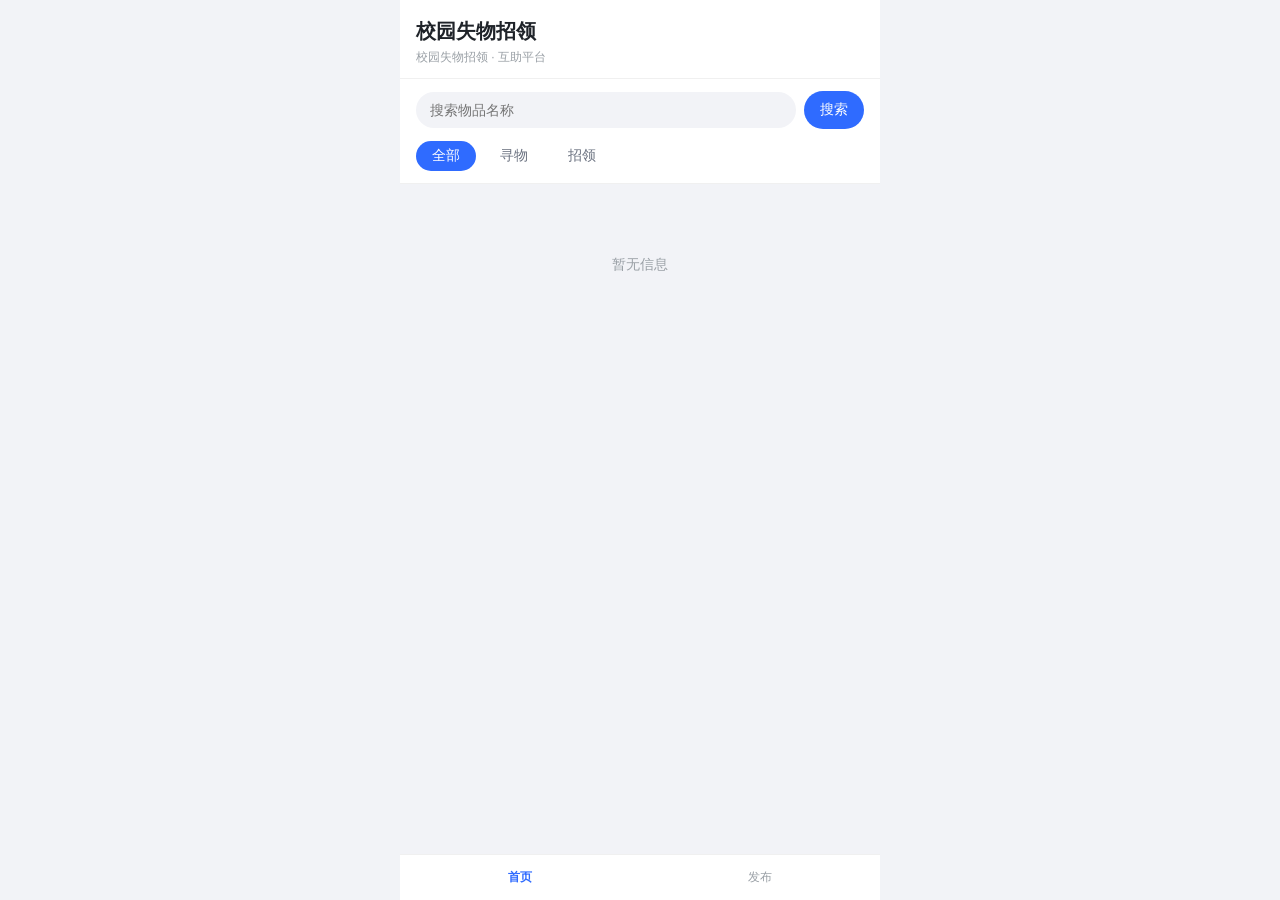
<file: index.html>
<!DOCTYPE html>
<html lang="zh-CN">
<head>
  <meta charset="UTF-8">
  <meta name="viewport" content="width=device-width, initial-scale=1.0">
  <title>校园失物招领 - 首页</title>
  <link rel="stylesheet" href="css/style.css">
</head>
<body>

  <!-- 顶部标题 -->
  <header class="header">
    <h1>校园失物招领</h1>
    <p class="subtitle">校园失物招领 · 互助平台</p>
  </header>

  <!-- 搜索区 -->
  <section class="search-bar">
    <input id="searchInput" type="text" placeholder="搜索物品名称">
    <button id="searchBtn">搜索</button>
  </section>

  <!-- 分类标签 -->
  <section class="filter-bar">
    <button class="filter-btn active" data-type="全部">全部</button>
    <button class="filter-btn" data-type="寻物">寻物</button>
    <button class="filter-btn" data-type="招领">招领</button>
  </section>

  <!-- 信息列表 -->
  <section id="list" class="list"></section>

  <!-- 底部导航 -->
  <nav class="bottom-nav">
    <a href="index.html" class="nav-item active">首页</a>
    <a href="publish.html" class="nav-item">发布</a>
  </nav>

  <script src="js/storage.js"></script>
  <script src="js/index.js"></script>
</body>
</html>
</file>
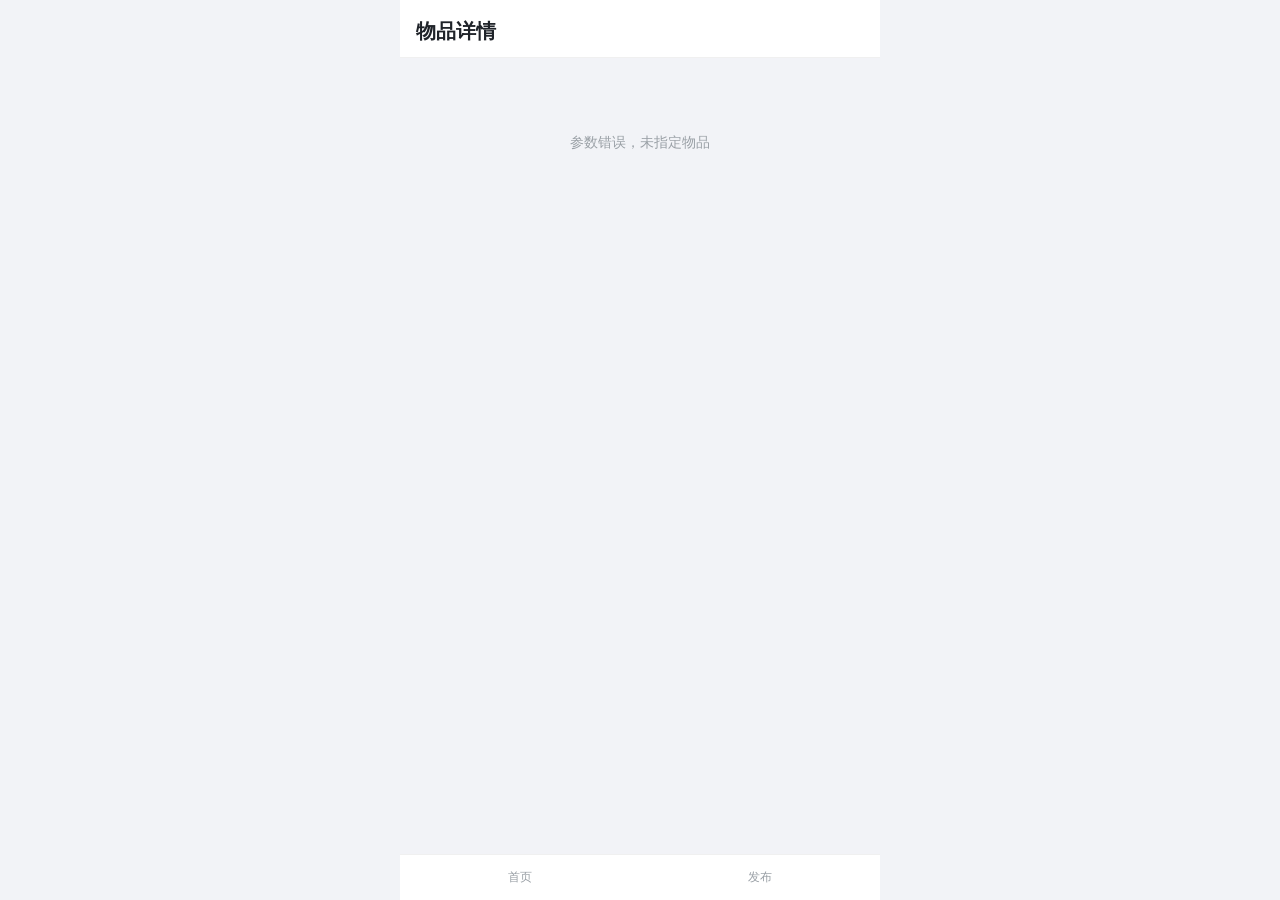
<file: detail.html>
<!DOCTYPE html>
<html lang="zh-CN">
<head>
  <meta charset="UTF-8">
  <meta name="viewport" content="width=device-width, initial-scale=1.0">
  <title>物品详情 - 校园失物招领</title>
  <link rel="stylesheet" href="css/style.css">
</head>
<body>

  <header class="header">
    <h1>物品详情</h1>
  </header>

  <!-- 详情内容由 JS 填充 -->
  <section id="detail" class="detail"></section>

  <!-- 底部导航 -->
  <nav class="bottom-nav">
    <a href="index.html" class="nav-item">首页</a>
    <a href="publish.html" class="nav-item">发布</a>
  </nav>

  <script src="js/storage.js"></script>
  <script src="js/detail.js"></script>
</body>
</html>
</file>
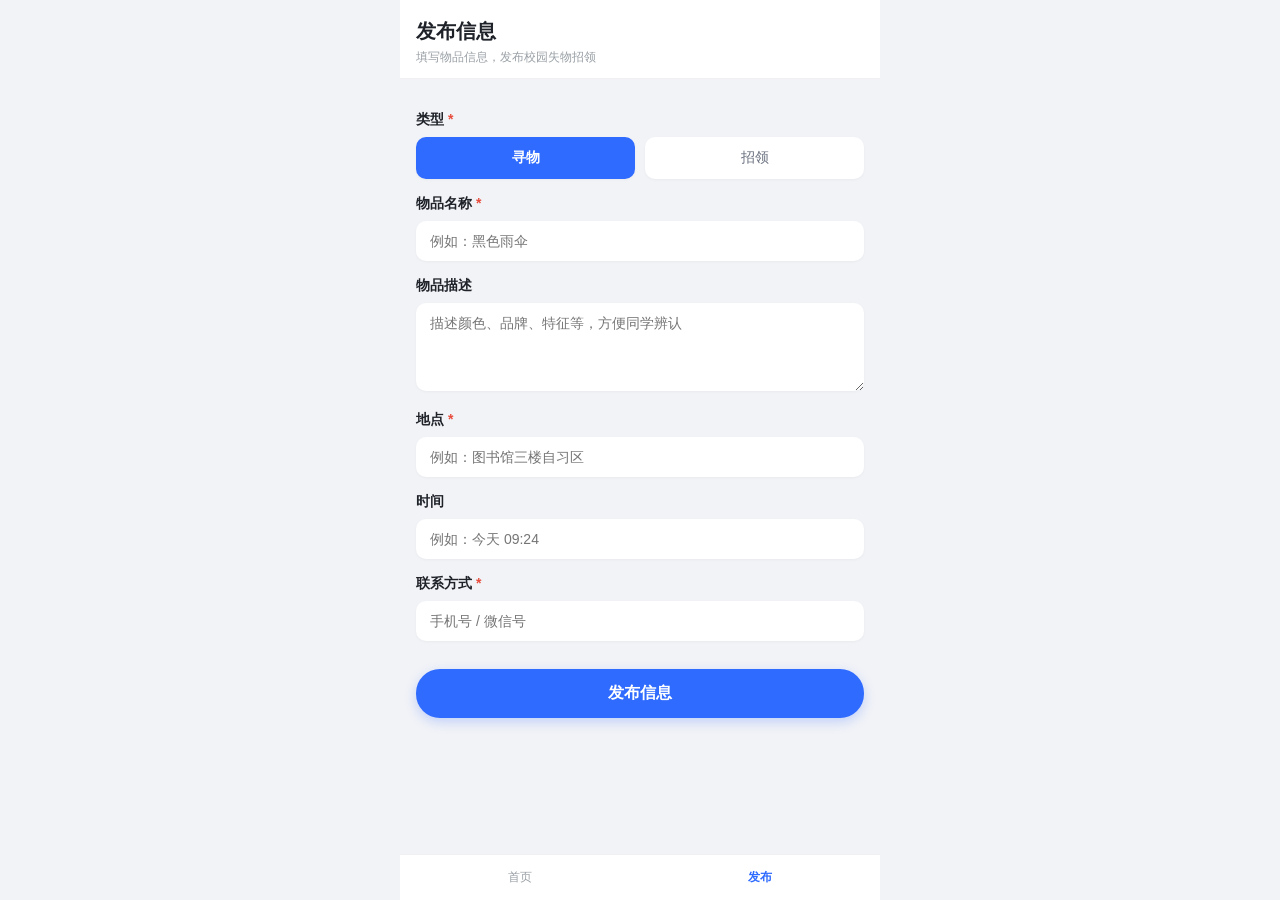
<file: publish.html>
<!DOCTYPE html>
<html lang="zh-CN">
<head>
  <meta charset="UTF-8">
  <meta name="viewport" content="width=device-width, initial-scale=1.0">
  <title>发布信息 - 校园失物招领</title>
  <link rel="stylesheet" href="css/style.css">
</head>
<body>

  <header class="header">
    <h1>发布信息</h1>
    <p class="subtitle">填写物品信息，发布校园失物招领</p>
  </header>

  <section class="form">
    <!-- 类型选择 -->
    <label class="form-label">类型 <span class="required">*</span></label>
    <div class="type-select">
      <button type="button" class="type-btn active" data-type="寻物">寻物</button>
      <button type="button" class="type-btn" data-type="招领">招领</button>
    </div>

    <!-- 物品名称 -->
    <label class="form-label">物品名称 <span class="required">*</span></label>
    <input id="name" type="text" placeholder="例如：黑色雨伞">

    <!-- 物品描述 -->
    <label class="form-label">物品描述</label>
    <textarea id="desc" rows="4" placeholder="描述颜色、品牌、特征等，方便同学辨认"></textarea>

    <!-- 地点 -->
    <label class="form-label">地点 <span class="required">*</span></label>
    <input id="place" type="text" placeholder="例如：图书馆三楼自习区">

    <!-- 时间 -->
    <label class="form-label">时间</label>
    <input id="time" type="text" placeholder="例如：今天 09:24">

    <!-- 联系方式 -->
    <label class="form-label">联系方式 <span class="required">*</span></label>
    <input id="contact" type="text" placeholder="手机号 / 微信号">

    <!-- 发布按钮 -->
    <button id="publishBtn" class="submit-btn">发布信息</button>
  </section>

  <!-- 底部导航 -->
  <nav class="bottom-nav">
    <a href="index.html" class="nav-item">首页</a>
    <a href="publish.html" class="nav-item active">发布</a>
  </nav>

  <script src="js/storage.js"></script>
  <script src="js/publish.js"></script>
</body>
</html>
</file>
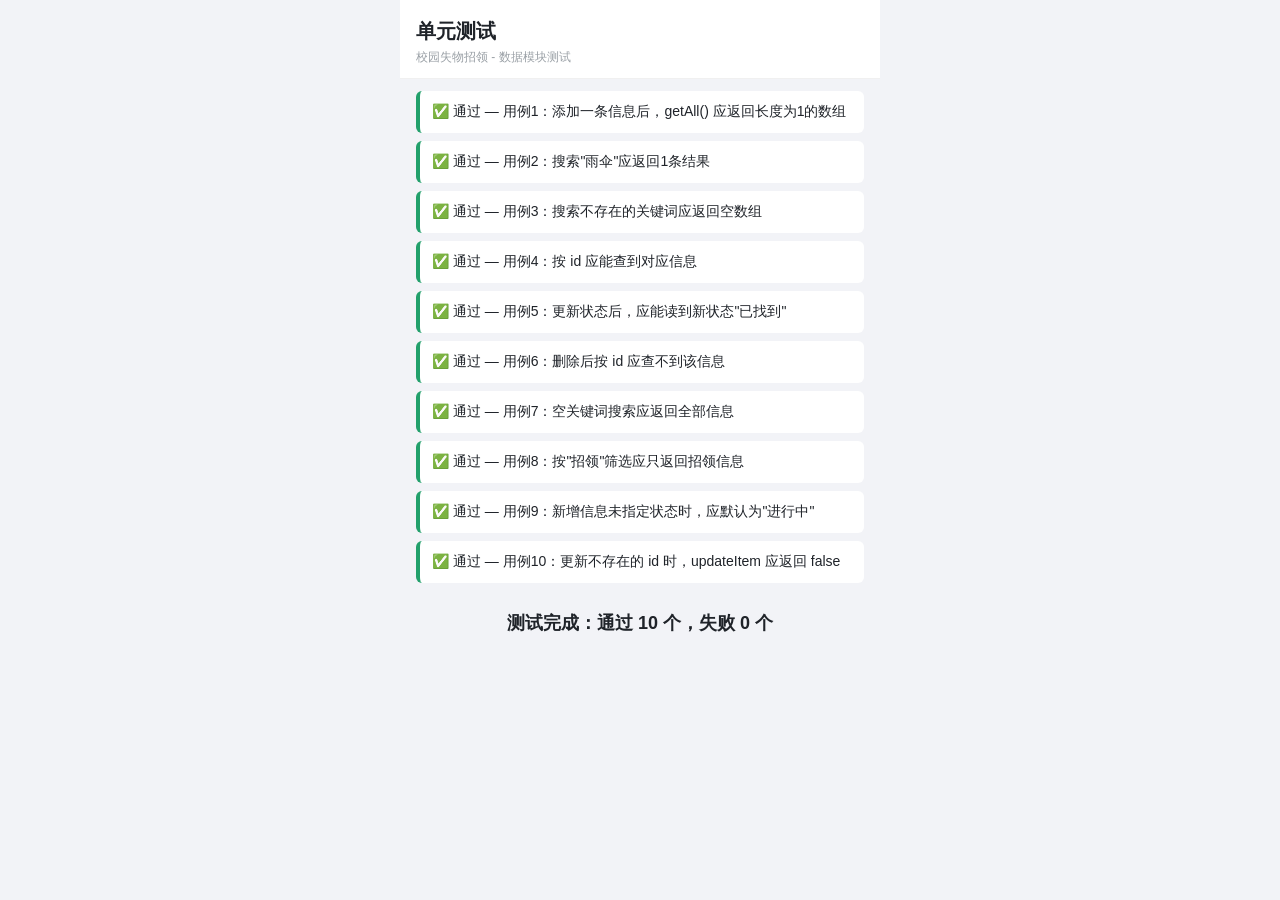
<file: test.html>
<!DOCTYPE html>
<html lang="zh-CN">
<head>
  <meta charset="UTF-8">
  <meta name="viewport" content="width=device-width, initial-scale=1.0">
  <title>单元测试 - 校园失物招领</title>
  <link rel="stylesheet" href="css/style.css">
  <style>
    .test-item {
      padding: 12px;
      margin-bottom: 8px;
      border-radius: 6px;
      font-size: 14px;
      background: #fff;
    }
    .test-pass { border-left: 4px solid #22a06b; }
    .test-fail { border-left: 4px solid #e74c3c; color: #e74c3c; }
    .test-summary {
      text-align: center;
      padding: 20px;
      font-size: 18px;
      font-weight: bold;
    }
  </style>
</head>
<body>

  <header class="header">
    <h1>单元测试</h1>
    <p class="subtitle">校园失物招领 - 数据模块测试</p>
  </header>

  <section id="result" class="list"></section>

  <script src="js/storage.js"></script>
  <script src="js/test.js"></script>
</body>
</html>
</file>
<file: css/style.css>
/* ========== 全局 ========== */
* { margin: 0; padding: 0; box-sizing: border-box; }

body {
  font-family: -apple-system, "Microsoft YaHei", sans-serif;
  background: #f2f3f7;
  color: #1f2329;
  padding-bottom: 70px;
  max-width: 480px;
  margin: 0 auto;
  min-height: 100vh;
}

/* ========== 顶部标题 ========== */
.header {
  background: #fff;
  padding: 18px 16px 12px;
  border-bottom: 1px solid #f0f0f0;
}
.header h1 {
  font-size: 20px;
  font-weight: 700;
  color: #1f2329;
}
.subtitle {
  font-size: 12px;
  color: #9aa0a6;
  margin-top: 4px;
}

/* ========== 搜索区 ========== */
.search-bar {
  display: flex;
  align-items: center;
  padding: 12px 16px;
  gap: 8px;
  background: #fff;
}
.search-bar input {
  flex: 1;
  padding: 10px 14px;
  border: none;
  background: #f2f3f7;
  border-radius: 20px;
  font-size: 14px;
  outline: none;
}
.search-bar button {
  padding: 10px 16px;
  background: #2f6bff;
  color: #fff;
  border: none;
  border-radius: 20px;
  cursor: pointer;
  font-size: 14px;
}

/* ========== 分类标签 ========== */
.filter-bar {
  display: flex;
  gap: 8px;
  padding: 0 16px 12px;
  background: #fff;
  border-bottom: 1px solid #f0f0f0;
}
.filter-btn {
  padding: 6px 16px;
  border: none;
  background: transparent;
  border-radius: 16px;
  font-size: 14px;
  cursor: pointer;
  color: #6b7280;
}
.filter-btn.active {
  background: #2f6bff;
  color: #fff;
  font-weight: 500;
}

/* ========== 列表 ========== */
.list { padding: 12px 16px; }

.card {
  background: #fff;
  border-radius: 12px;
  padding: 14px 16px;
  margin-bottom: 10px;
  cursor: pointer;
  box-shadow: 0 1px 4px rgba(0, 0, 0, 0.04);
  transition: transform 0.1s;
}
.card:active { transform: scale(0.98); }

.card-header {
  display: flex;
  justify-content: space-between;
  align-items: center;
  margin-bottom: 8px;
}
.card-name {
  font-size: 16px;
  font-weight: 600;
  color: #1f2329;
}
.card-type {
  font-size: 12px;
  padding: 2px 8px;
  border-radius: 8px;
}
.type-lost { background: #e8f0ff; color: #2f6bff; }
.type-found { background: #e8fff0; color: #22a06b; }

.card-info {
  font-size: 13px;
  color: #6b7280;
  margin-top: 4px;
  display: flex;
  align-items: center;
  gap: 4px;
}
.card-status {
  font-size: 13px;
  color: #9aa0a6;
  margin-top: 8px;
}
.empty {
  text-align: center;
  color: #9aa0a6;
  padding: 60px 0;
  font-size: 14px;
}

/* ========== 底部导航 ========== */
.bottom-nav {
  position: fixed;
  bottom: 0;
  left: 50%;
  transform: translateX(-50%);
  width: 100%;
  max-width: 480px;
  display: flex;
  background: #fff;
  border-top: 1px solid #f0f0f0;
  padding: 8px 0;
}
.nav-item {
  flex: 1;
  text-align: center;
  padding: 6px 0;
  font-size: 12px;
  color: #9aa0a6;
  text-decoration: none;
}
.nav-item.active {
  color: #2f6bff;
  font-weight: 600;
}

/* ========== 发布页表单 ========== */
.form { padding: 16px; }

.form-label {
  display: block;
  font-size: 14px;
  color: #1f2329;
  margin: 16px 0 8px;
  font-weight: 600;
}
.required { color: #e74c3c; }

.form input,
.form textarea {
  width: 100%;
  padding: 12px 14px;
  border: none;
  background: #fff;
  border-radius: 10px;
  font-size: 14px;
  font-family: inherit;
  outline: none;
  box-shadow: 0 1px 3px rgba(0, 0, 0, 0.04);
}
.form textarea { resize: vertical; }

.type-select {
  display: flex;
  gap: 10px;
}
.type-btn {
  flex: 1;
  padding: 12px;
  border: none;
  background: #fff;
  border-radius: 10px;
  cursor: pointer;
  font-size: 14px;
  color: #6b7280;
  box-shadow: 0 1px 3px rgba(0, 0, 0, 0.04);
}
.type-btn.active {
  background: #2f6bff;
  color: #fff;
  font-weight: 600;
}

.submit-btn {
  width: 100%;
  margin-top: 28px;
  padding: 14px;
  background: #2f6bff;
  color: #fff;
  border: none;
  border-radius: 24px;
  font-size: 16px;
  font-weight: 600;
  cursor: pointer;
  box-shadow: 0 4px 12px rgba(47, 107, 255, 0.25);
}
.submit-btn:hover { background: #245ae0; }
.submit-btn:disabled {
  background: #ccc;
  cursor: not-allowed;
  box-shadow: none;
}

/* ========== 详情页 ========== */
.detail { padding: 16px; }

.detail-card {
  background: #fff;
  border-radius: 12px;
  padding: 18px;
  box-shadow: 0 1px 4px rgba(0, 0, 0, 0.04);
}

.detail-header {
  display: flex;
  justify-content: space-between;
  align-items: center;
  margin-bottom: 16px;
  padding-bottom: 14px;
  border-bottom: 1px solid #f0f0f0;
}
.detail-header h2 { font-size: 18px; font-weight: 700; }

.detail-row {
  display: flex;
  align-items: center;
  padding: 12px 0;
  font-size: 14px;
  border-bottom: 1px dashed #f0f0f0;
}
.detail-row:last-of-type { border-bottom: none; }

.detail-label {
  width: 72px;
  color: #9aa0a6;
  flex-shrink: 0;
}

.copy-btn {
  margin-left: auto;
  padding: 4px 12px;
  font-size: 12px;
  background: #eef2ff;
  color: #2f6bff;
  border: none;
  border-radius: 12px;
  cursor: pointer;
}

.status-text { color: #2f6bff; font-weight: 600; }
.status-done { color: #22a06b; }
</file>
